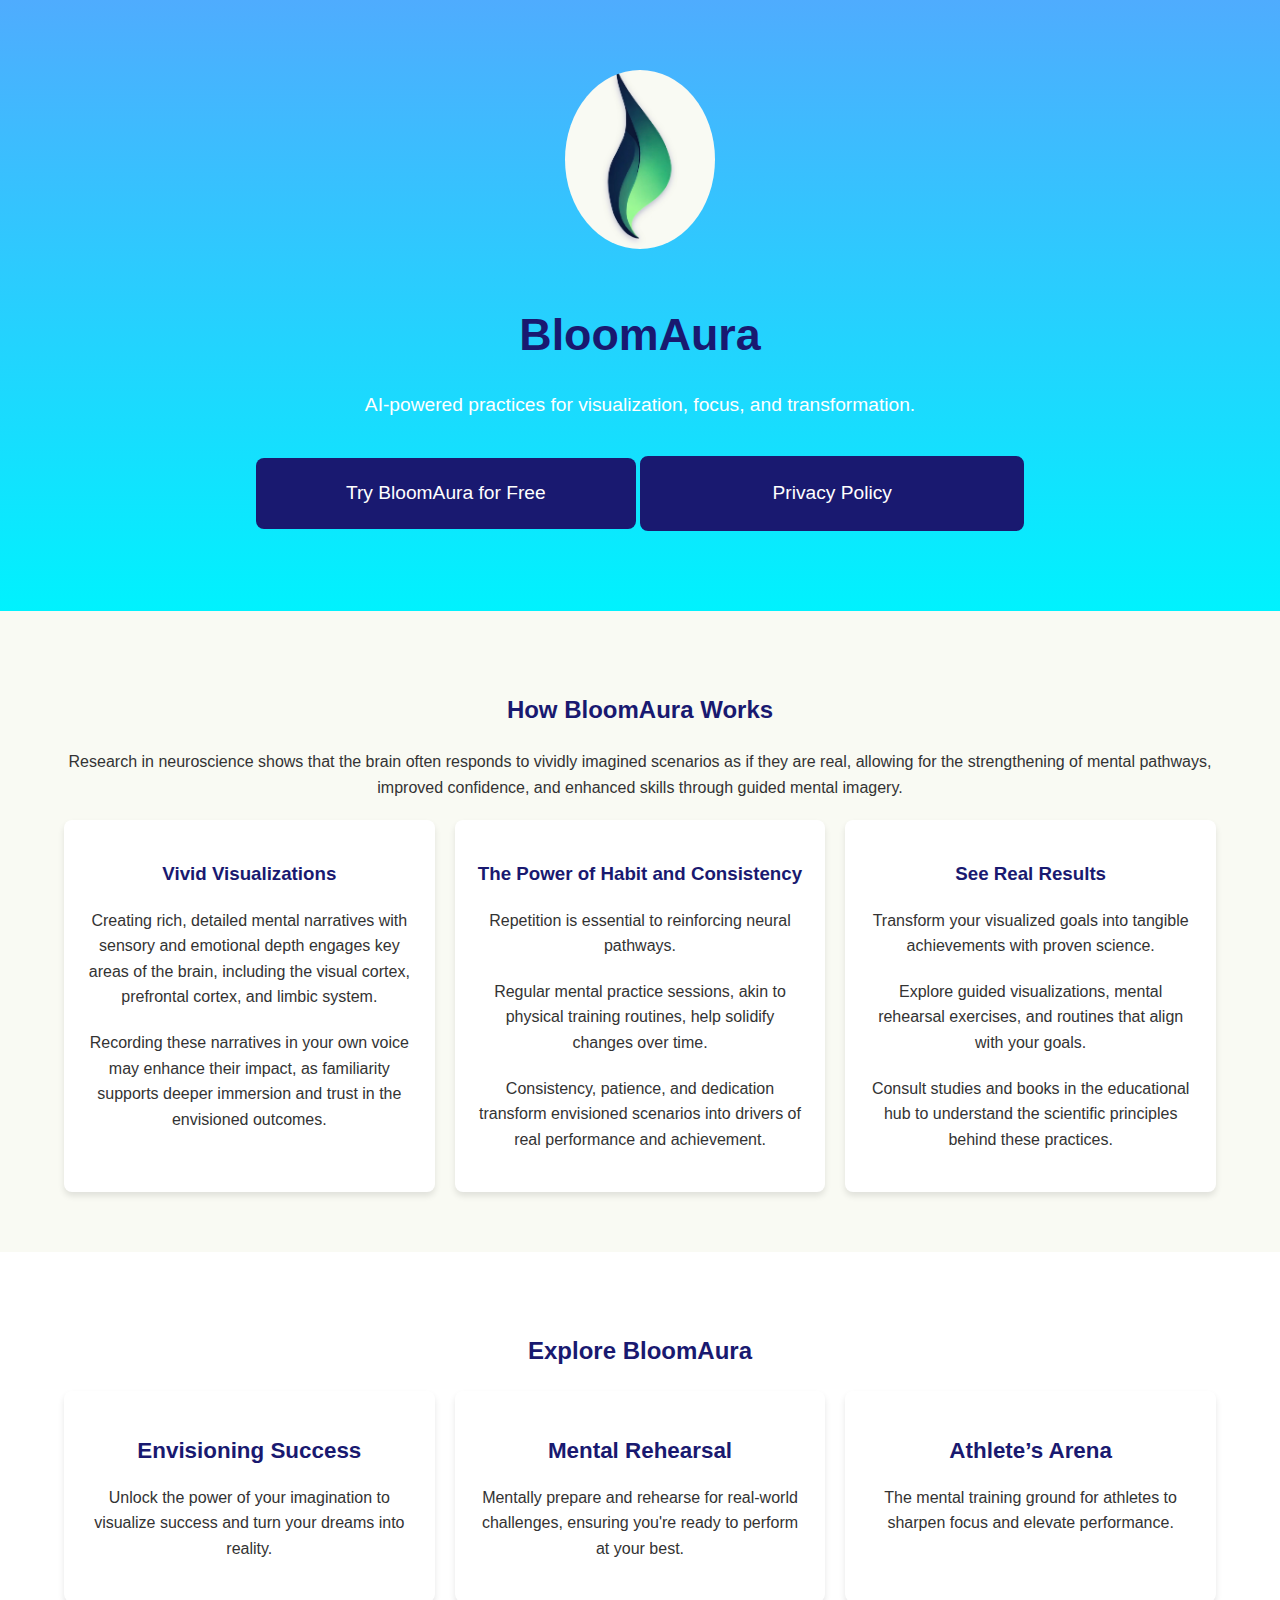
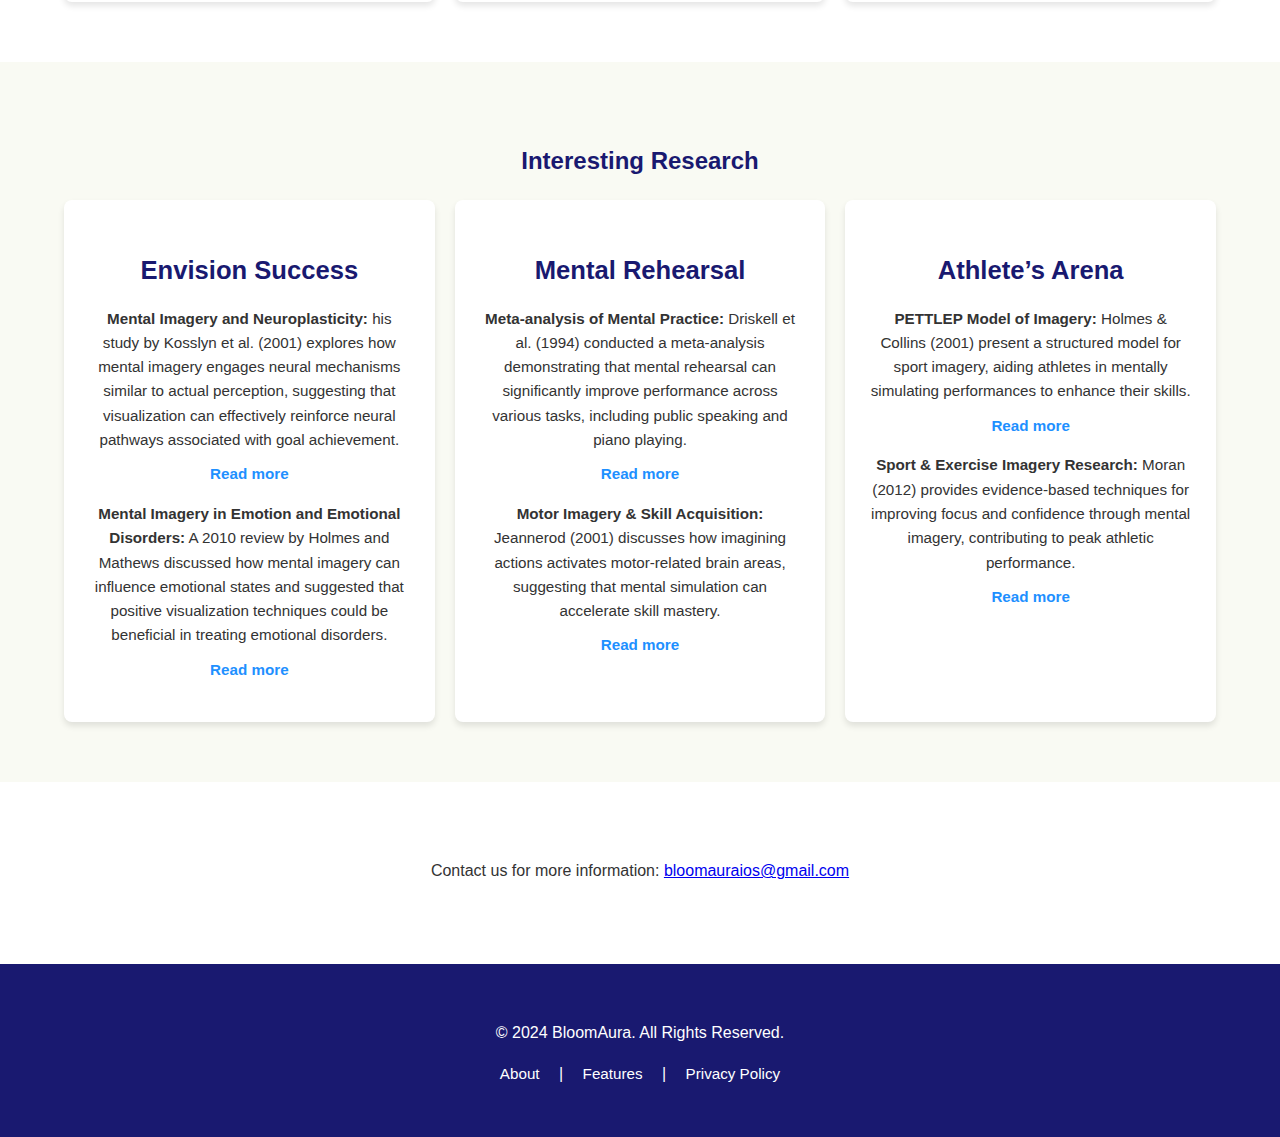
<file: index.html>
<!DOCTYPE html>
<html lang="en">
<head>
    <meta charset="UTF-8">
    <meta name="viewport" content="width=device-width, initial-scale=1.0">
    <title>BloomAura | Transform Your Mind</title>
    <link rel="stylesheet" href="style.css">
</head>
<body>
    <!-- Header Section -->
    <header class="header">
        <div class="container">
            <img src="ba-image.png" alt="BloomAura Logo" class="ba-image">
            <h2>BloomAura</h2>
            <p>AI-powered practices for visualization, focus, and transformation.</p>
            <a href="#get-started" class="cta-button">Try BloomAura for Free</a>
            <a href="privacypolicy.html" class="cta-button secondary">Privacy Policy</a>
        </div>
    </header>

    <!-- Section 1: Benefits Overview -->
    <section class="benefits" id="about">
        <div class="container">
            <h2>How BloomAura Works</h2>
            <p>Research in neuroscience shows that the brain often responds to vividly imagined scenarios as if they are real, allowing for the strengthening of mental pathways, improved confidence, and enhanced skills through guided mental imagery.</p>
            <div class="benefit-grid">
                <div class="benefit-item">
                    <h3>Vivid Visualizations</h3>
                    <p>Creating rich, detailed mental narratives with sensory and emotional depth engages key areas of the brain, including the visual cortex, prefrontal cortex, and limbic system.</p>
                    <p>Recording these narratives in your own voice may enhance their impact, as familiarity supports deeper immersion and trust in the envisioned outcomes.</p>
                </div>
                <div class="benefit-item">
                    <h3>The Power of Habit and Consistency</h3>
                    <p>Repetition is essential to reinforcing neural pathways.</p>
                    <p>Regular mental practice sessions, akin to physical training routines, help solidify changes over time.</p>
                    <p>Consistency, patience, and dedication transform envisioned scenarios into drivers of real performance and achievement.</p>
                </div>
                <div class="benefit-item">
                    <h3>See Real Results</h3>
                    <p>Transform your visualized goals into tangible achievements with proven science.</p>
                    <p>Explore guided visualizations, mental rehearsal exercises, and routines that align with your goals.</p>
                    <p>Consult studies and books in the educational hub to understand the scientific principles behind these practices.</p>
                </div>
            </div>
        </div>
    </section>

    <!-- Section 2: Features Overview -->
    <section class="features" id="features">
        <div class="container">
            <h2>Explore BloomAura</h2>
            <div class="feature-grid">
                <div class="feature-item">
                    <h3>Envisioning Success</h3>
                    <p>Unlock the power of your imagination to visualize success and turn your dreams into reality.</p>
                </div>
                <div class="feature-item">
                    <h3>Mental Rehearsal</h3>
                    <p>Mentally prepare and rehearse for real-world challenges, ensuring you're ready to perform at your best.</p>
                </div>
                <div class="feature-item">
                    <h3>Athlete’s Arena</h3>
                    <p>The mental training ground for athletes to sharpen focus and elevate performance.</p>
                </div>
            </div>
        </div>
    </section>

    <!-- Section 3: Research and Resources -->
    <section class="research">
        <div class="container">
            <h2> Interesting Research</h2>
            <div class="research-grid">
                <div class="research-card">
                    <h3>Envision Success</h3>
                    <p><strong>Mental Imagery and Neuroplasticity:</strong> his study by Kosslyn et al. (2001) explores how mental imagery engages neural mechanisms similar to actual perception, suggesting that visualization can effectively reinforce neural pathways associated with goal achievement. 
                        <a href="https://www.nature.com/articles/35090055" class="learn-more" target="_blank">Read more</a>
                    </p>
                    <p><strong>Mental Imagery in Emotion and Emotional Disorders:</strong> A 2010 review by Holmes and Mathews discussed how mental imagery can influence emotional states and suggested that positive visualization techniques could be beneficial in treating emotional disorders. 
                        <a href=" https://www.frontiersin.org/journals/psychiatry/articles/10.3389/fpsyt.2019.00779/full?utm_source=chatgpt.com" class="learn-more" target="_blank">Read more</a>
                    </p>
                    <!-- <p><strong>Books:</strong> Breaking the Habit of Being Yourself by Dr. Joe Dispenza</p> -->
                </div>
                <div class="research-card">
                    <h3>Mental Rehearsal</h3>
                    <p><strong>Meta-analysis of Mental Practice:</strong> Driskell et al. (1994) conducted a meta-analysis demonstrating that mental rehearsal can significantly improve performance across various tasks, including public speaking and piano playing.
                        <a href=" https://www.scirp.org/reference/referencespapers?referenceid=1453770#:~:text=Driskell%2C%20J.%2C%20Cooper%2C%20C.%2C%20&%20Moran%2C%20A." class="learn-more" target="_blank">Read more</a>
                    </p>
                    <p><strong>Motor Imagery & Skill Acquisition:</strong> Jeannerod (2001) discusses how imagining actions activates motor-related brain areas, suggesting that mental simulation can accelerate skill mastery.
                        <a href="https://pubmed.ncbi.nlm.nih.gov/11373140/" class="learn-more" target="_blank">Read more</a>
                    </p>
                    <!-- <p><strong>Books:</strong> Peak by Anders Ericsson</p> -->
                </div>
                <div class="research-card">
                    <h3>Athlete’s Arena</h3>
                    <p><strong>PETTLEP Model of Imagery:</strong>  Holmes & Collins (2001) present a structured model for sport imagery, aiding athletes in mentally simulating performances to enhance their skills. 
                        <a href=" https://doi.org/10.1080/10413200109339004
                        " class="learn-more" target="_blank">Read more</a>
                    </p>
                    <p><strong>Sport & Exercise Imagery Research:</strong> Moran (2012) provides evidence-based techniques for improving focus and confidence through mental imagery, contributing to peak athletic performance.
                        <a href=" https://www.researchgate.net/publication/232722558_Mental_Imagery_Action_Observation_and_Skill_Learning" class="learn-more" target="_blank">Read more</a>
                    </p>
                    <!-- <p><strong>Books:</strong> The Inner Game of Tennis by W. Timothy Gallwey</p> -->
                </div>
            </div>
        </div>
    </section>

    <!-- Section 4: Data Policy Overview -->
    <section class="data-policy" id="data-policy">
        <div class="container">
            <p>Contact us for more information: <a href="mailto:bloomauraios@gmail.com">bloomauraios@gmail.com</a></p>
        </div>
    </section>

    <!-- Footer Section -->
    <footer class="footer">
        <div class="container">
            <p>&copy; 2024 BloomAura. All Rights Reserved.</p>
            <p><a href="#about">About</a> | <a href="#features">Features</a> | <a href="privacypolicy.html">Privacy Policy</a></p>
        </div>
    </footer>
</body>
</html>
</file>
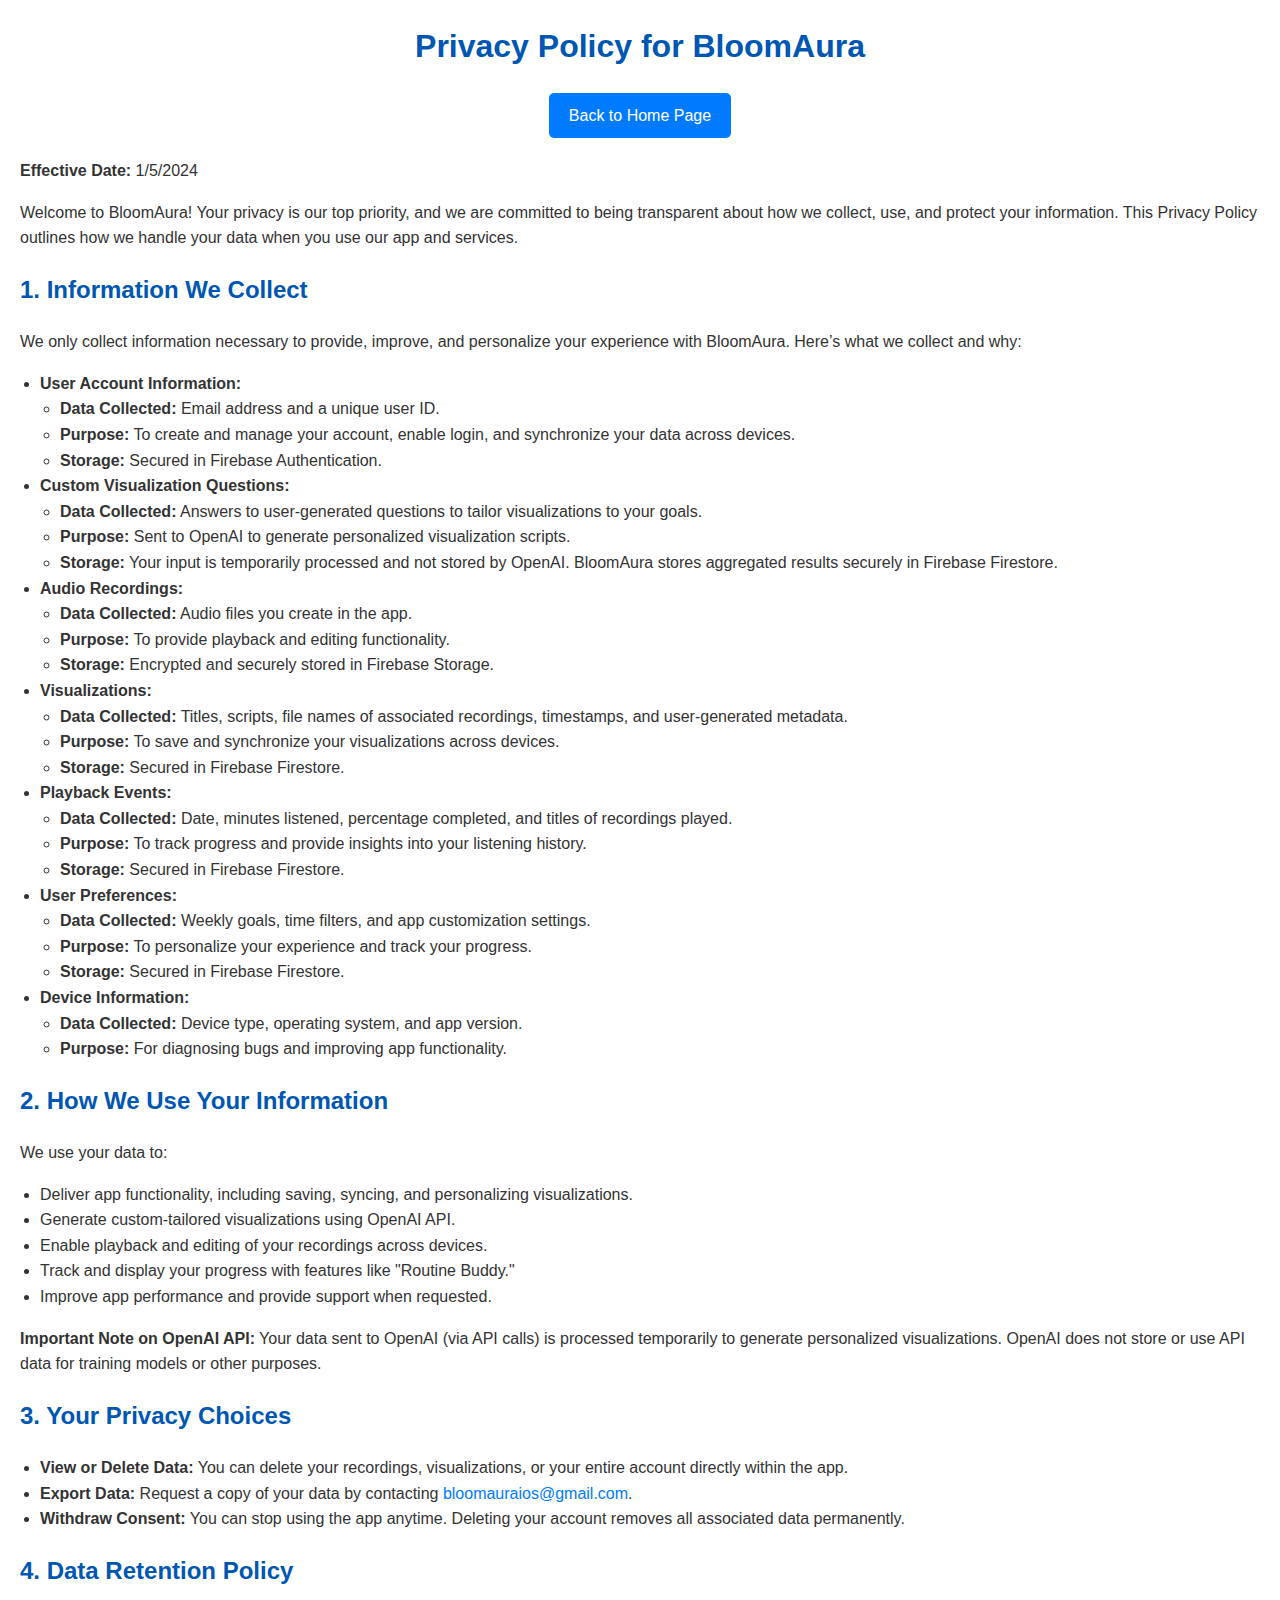
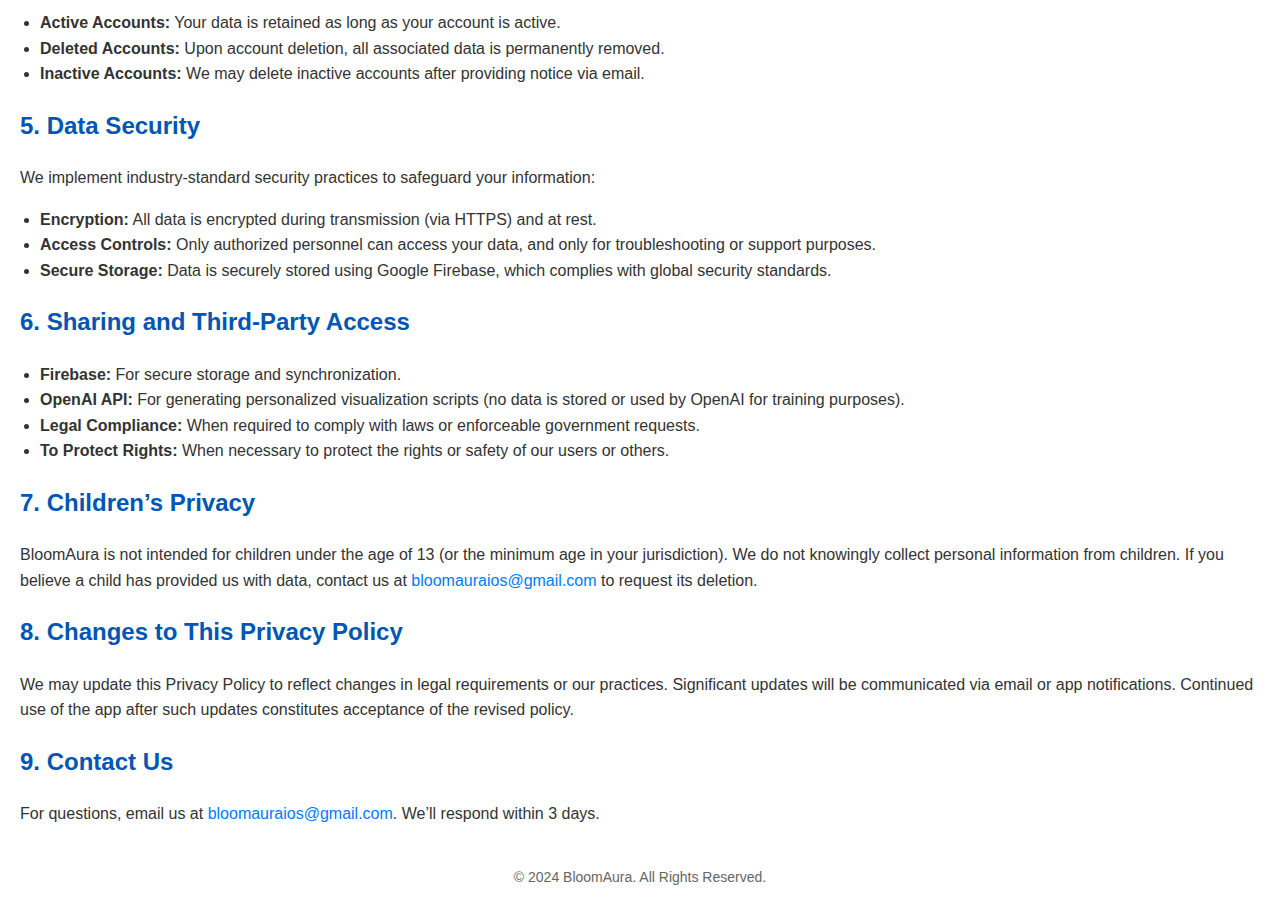
<file: privacypolicy.html>
<!DOCTYPE html>
<html lang="en">
<head>
  <meta charset="UTF-8">
  <meta name="viewport" content="width=device-width, initial-scale=1.0">
  <title>Privacy Policy - BloomAura</title>
  <style>
    body {
      font-family: Arial, sans-serif;
      line-height: 1.6;
      margin: 20px;
      padding: 0;
      color: #333;
    }

    h1, h2 {
      color: #0056b3;
    }

    h1 {
      text-align: center;
      margin-bottom: 20px;
    }

    ul {
      padding-left: 20px;
    }

    a {
      color: #007BFF;
      text-decoration: none;
    }

    a:hover {
      text-decoration: underline;
    }

    .back-button-container {
      display: flex;
      justify-content: center;
      margin-bottom: 20px;
    }

    .back-button {
      display: inline-block;
      padding: 10px 20px;
      background-color: #007BFF;
      color: white;
      text-decoration: none;
      border-radius: 5px;
      border: none;
      font-size: 16px;
      cursor: pointer;
    }

    .back-button:hover {
      background-color: #0056b3;
    }

    footer {
      text-align: center;
      margin-top: 40px;
      font-size: 14px;
      color: #666;
    }
  </style>
</head>
<body>
  <h1>Privacy Policy for BloomAura</h1>

  <div class="back-button-container">
    <a href="index.html" class="back-button">Back to Home Page</a>
  </div>

  <p><strong>Effective Date:</strong> 1/5/2024</p>

  <p>Welcome to BloomAura! Your privacy is our top priority, and we are committed to being transparent about how we collect, use, and protect your information. This Privacy Policy outlines how we handle your data when you use our app and services.</p>

  <h2>1. Information We Collect</h2>
  <p>We only collect information necessary to provide, improve, and personalize your experience with BloomAura. Here’s what we collect and why:</p>
  <ul>
    <li><strong>User Account Information:</strong> 
      <ul>
        <li><strong>Data Collected:</strong> Email address and a unique user ID.</li>
        <li><strong>Purpose:</strong> To create and manage your account, enable login, and synchronize your data across devices.</li>
        <li><strong>Storage:</strong> Secured in Firebase Authentication.</li>
      </ul>
    </li>
    <li><strong>Custom Visualization Questions:</strong> 
      <ul>
        <li><strong>Data Collected:</strong> Answers to user-generated questions to tailor visualizations to your goals.</li>
        <li><strong>Purpose:</strong> Sent to OpenAI to generate personalized visualization scripts.</li>
        <li><strong>Storage:</strong> Your input is temporarily processed and not stored by OpenAI. BloomAura stores aggregated results securely in Firebase Firestore.</li>
      </ul>
    </li>
    <li><strong>Audio Recordings:</strong> 
      <ul>
        <li><strong>Data Collected:</strong> Audio files you create in the app.</li>
        <li><strong>Purpose:</strong> To provide playback and editing functionality.</li>
        <li><strong>Storage:</strong> Encrypted and securely stored in Firebase Storage.</li>
      </ul>
    </li>
    <li><strong>Visualizations:</strong> 
      <ul>
        <li><strong>Data Collected:</strong> Titles, scripts, file names of associated recordings, timestamps, and user-generated metadata.</li>
        <li><strong>Purpose:</strong> To save and synchronize your visualizations across devices.</li>
        <li><strong>Storage:</strong> Secured in Firebase Firestore.</li>
      </ul>
    </li>
    <li><strong>Playback Events:</strong> 
      <ul>
        <li><strong>Data Collected:</strong> Date, minutes listened, percentage completed, and titles of recordings played.</li>
        <li><strong>Purpose:</strong> To track progress and provide insights into your listening history.</li>
        <li><strong>Storage:</strong> Secured in Firebase Firestore.</li>
      </ul>
    </li>
    <li><strong>User Preferences:</strong> 
      <ul>
        <li><strong>Data Collected:</strong> Weekly goals, time filters, and app customization settings.</li>
        <li><strong>Purpose:</strong> To personalize your experience and track your progress.</li>
        <li><strong>Storage:</strong> Secured in Firebase Firestore.</li>
      </ul>
    </li>
    <li><strong>Device Information:</strong> 
      <ul>
        <li><strong>Data Collected:</strong> Device type, operating system, and app version.</li>
        <li><strong>Purpose:</strong> For diagnosing bugs and improving app functionality.</li>
      </ul>
    </li>
  </ul>

  <h2>2. How We Use Your Information</h2>
  <p>We use your data to:</p>
  <ul>
    <li>Deliver app functionality, including saving, syncing, and personalizing visualizations.</li>
    <li>Generate custom-tailored visualizations using OpenAI API.</li>
    <li>Enable playback and editing of your recordings across devices.</li>
    <li>Track and display your progress with features like "Routine Buddy."</li>
    <li>Improve app performance and provide support when requested.</li>
  </ul>
  <p><strong>Important Note on OpenAI API:</strong> Your data sent to OpenAI (via API calls) is processed temporarily to generate personalized visualizations. OpenAI does not store or use API data for training models or other purposes.</p>

  <h2>3. Your Privacy Choices</h2>
  <ul>
    <li><strong>View or Delete Data:</strong> You can delete your recordings, visualizations, or your entire account directly within the app.</li>
    <li><strong>Export Data:</strong> Request a copy of your data by contacting <a href="mailto:bloomauraios@gmail.com">bloomauraios@gmail.com</a>.</li>
    <li><strong>Withdraw Consent:</strong> You can stop using the app anytime. Deleting your account removes all associated data permanently.</li>
  </ul>

  <h2>4. Data Retention Policy</h2>
  <ul>
    <li><strong>Active Accounts:</strong> Your data is retained as long as your account is active.</li>
    <li><strong>Deleted Accounts:</strong> Upon account deletion, all associated data is permanently removed.</li>
    <li><strong>Inactive Accounts:</strong> We may delete inactive accounts after providing notice via email.</li>
  </ul>

  <h2>5. Data Security</h2>
  <p>We implement industry-standard security practices to safeguard your information:</p>
  <ul>
    <li><strong>Encryption:</strong> All data is encrypted during transmission (via HTTPS) and at rest.</li>
    <li><strong>Access Controls:</strong> Only authorized personnel can access your data, and only for troubleshooting or support purposes.</li>
    <li><strong>Secure Storage:</strong> Data is securely stored using Google Firebase, which complies with global security standards.</li>
  </ul>

  <h2>6. Sharing and Third-Party Access</h2>
  <ul>
    <li><strong>Firebase:</strong> For secure storage and synchronization.</li>
    <li><strong>OpenAI API:</strong> For generating personalized visualization scripts (no data is stored or used by OpenAI for training purposes).</li>
    <li><strong>Legal Compliance:</strong> When required to comply with laws or enforceable government requests.</li>
    <li><strong>To Protect Rights:</strong> When necessary to protect the rights or safety of our users or others.</li>
  </ul>

  <h2>7. Children’s Privacy</h2>
  <p>BloomAura is not intended for children under the age of 13 (or the minimum age in your jurisdiction). We do not knowingly collect personal information from children. If you believe a child has provided us with data, contact us at <a href="mailto:bloomauraios@gmail.com">bloomauraios@gmail.com</a> to request its deletion.</p>

  <h2>8. Changes to This Privacy Policy</h2>
  <p>We may update this Privacy Policy to reflect changes in legal requirements or our practices. Significant updates will be communicated via email or app notifications. Continued use of the app after such updates constitutes acceptance of the revised policy.</p>

  <h2>9. Contact Us</h2>
  <p>For questions, email us at <a href="mailto:bloomauraios@gmail.com">bloomauraios@gmail.com</a>. We’ll respond within 3 days.</p>

  <footer>
    &copy; 2024 BloomAura. All Rights Reserved.
  </footer>
</body>
</html>
</file>
<file: style.css>
/* General Styles */
body {
    margin: 0;
    font-family: Arial, sans-serif;
    line-height: 1.6;
    color: #333;
    overflow-y: auto; /* Ensure vertical scrolling is enabled */
}

.container {
    width: 90%;
    margin: 0 auto;
    max-width: 1200px;
}

h1, h2, h3 {
    color: #191970;
    text-align: center;
}

p {
    text-align: center;
    margin-bottom: 20px;
}

/* Main Header */
.main-header, .header {
    background: #191970;
    color: white;
    padding: 30px 0;
    text-align: center;
}

.brand-title {
    font-size: 4rem;
    font-weight: bold;
    margin: 0;
}

/* Sub-Header Section */
.header {
    background: linear-gradient(to bottom, #4facfe, #00f2fe);
    color: white;
    padding: 70px 0;
    text-align: center;
}

.header h2 {
    font-size: 2.8rem;
    margin-bottom: 20px;
}

.header p {
    margin-bottom: 25px;
    font-size: 1.2rem;
}

.header .cta-button {
    background: #191970;
    color: white;
    padding: 20px 40px;
    text-decoration: none;
    border-radius: 8px;
    font-size: 1.2rem;
    display: inline-block;
    margin: 10px 0; /* Add vertical spacing between buttons */
    width: 80%; /* Make buttons fill most of the width on mobile */
    max-width: 300px; /* Limit the maximum width */
}

.cta-button.secondary {
    background: #191970; /* Different color for differentiation */
    border: 2px solid #191970; /* Optional: adds a border for a distinct look */
}

.ba-image {
    max-width: 150px;
    height: auto;
    margin-bottom: 50px;
    display: block;
    margin-left: auto;
    margin-right: auto;
    border-radius: 52%; /* This makes the image circular */
    overflow: hidden; /* Ensures any content outside the border is hidden */
}

/* Benefits Section (Beige Background) */
.benefits {
    padding: 60px 0;
    background: #F9FAF3; /* Beige background */
}

.benefit-grid {
    display: grid;
    grid-template-columns: repeat(auto-fit, minmax(300px, 1fr));
    gap: 20px;
    text-align: center;
}

.benefit-item {
    padding: 20px;
    background: white;
    border-radius: 8px;
    box-shadow: 0 4px 6px rgba(0, 0, 0, 0.1);
}

/* Explore BloomAura Section (White Background) */
.features {
    padding: 60px 0;
    background: white; /* White background */
}

.feature-grid {
    display: grid;
    grid-template-columns: repeat(auto-fit, minmax(300px, 1fr));
    gap: 20px;
}

.feature-item {
    padding: 20px;
    background: white;
    border-radius: 8px;
    box-shadow: 0 4px 6px rgba(0, 0, 0, 0.1);
    text-align: center;
}

.feature-item h3 {
    margin-bottom: 10px;
    font-size: 1.4rem;
    color: #191970;
}

/* Research Section (Beige Background) */
.research {
    padding: 60px 0;
    background: #F9FAF3; /* Beige background */
}

.research-grid {
    display: grid;
    grid-template-columns: repeat(auto-fit, minmax(300px, 1fr));
    gap: 20px;
}

.research-card {
    padding: 25px;
    background: white;
    border-radius: 8px;
    box-shadow: 0 4px 6px rgba(0, 0, 0, 0.1);
}

.research-card h3 {
    font-size: 1.6rem;
    color: #191970;
    margin-bottom: 15px;
    text-align: center;
}

.research-card p {
    font-size: 0.95rem;
    line-height: 1.6;
    margin-bottom: 15px;
}

.learn-more {
    display: block;
    margin-top: 10px;
    font-weight: bold;
    font-size: 0.95rem;
    color: #1E90FF;
    text-decoration: none;
}

.learn-more:hover {
    text-decoration: underline;
}

/* Data Policy Section (White Background) */
.data-policy {
    padding: 60px 0;
    background: white; /* White background */
}

.data-policy ul {
    list-style-type: disc;
    max-width: 800px;
    margin: 20px auto;
    padding: 0 20px;
}

.data-policy li {
    margin: 10px 0;
    text-align: left;
}

/* Data Grid */
.data-grid {
    display: grid;
    grid-template-columns: repeat(auto-fit, minmax(300px, 1fr));
    gap: 20px;
    margin-top: 20px;
}

.data-item {
    background: #F9FAF3;
    padding: 20px;
    border-radius: 8px;
    box-shadow: 0 4px 6px rgba(0, 0, 0, 0.1);
    text-align: left;
}

.data-item h3 {
    margin-bottom: 10px;
    font-size: 1.2rem;
    color: #191970;
}

/* Lists */
ul {
    list-style-type: disc;
    margin: 20px 0;
    padding-left: 20px;
}

ul li {
    margin-bottom: 10px;
}

/* Footer Section */
.footer {
    background: #191970;
    color: white;
    text-align: center;
    padding: 40px 0;
}

.footer p {
    margin-bottom: 10px;
    line-height: 1.6;
}

.footer a {
    color: white;
    text-decoration: none;
    margin: 0 15px;
    font-size: 0.95rem;
}

.footer a:hover {
    text-decoration: underline;
}

/* Mobile-Friendly Styles */
@media (max-width: 768px) {
    body {
        font-size: 14px;
    }

    .container {
        width: 95%;
    }

    .header {
        padding: 50px 10px; /* Reduce padding for smaller screens */
    }

    .header h2 {
        font-size: 1.8rem;
    }

    .header .cta-button {
        padding: 15px 30px;
        font-size: 1rem;
        margin: 10px 0; /* Add spacing between buttons */
        width: 80%; /* Ensure buttons are appropriately sized */
        max-width: 300px;
    }

    h1, h2, h3 {
        font-size: 1.5rem;
    }
}
</file>
